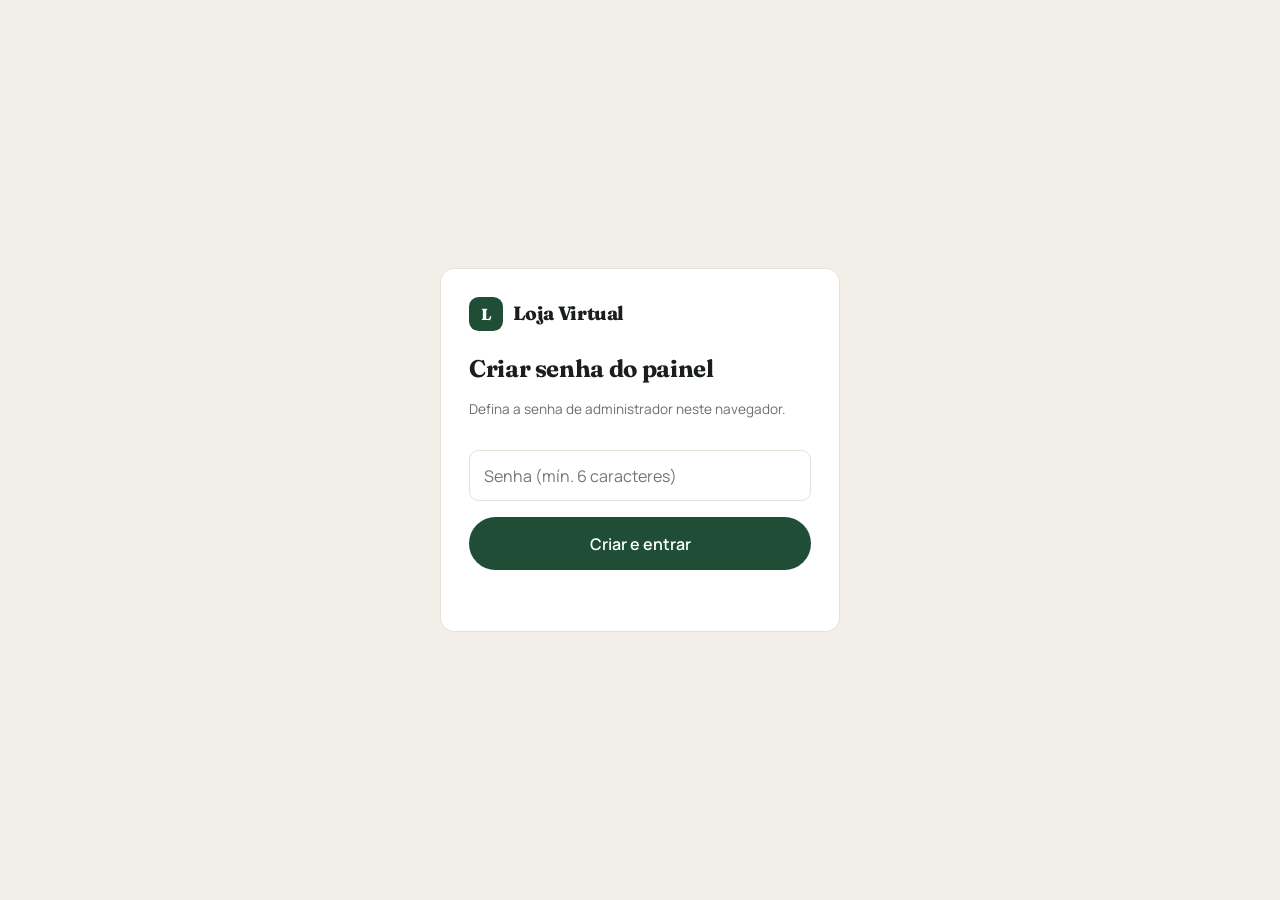
<file: admin.html>
<!doctype html>
<html lang="pt-BR">
<head>
  <meta charset="utf-8" />
  <meta name="viewport" content="width=device-width, initial-scale=1" />
  <meta name="robots" content="noindex" />
  <title>Admin — Loja Virtual</title>
  <link rel="stylesheet" href="https://fonts.googleapis.com/css2?family=Fraunces:opsz,wght@9..144,600;9..144,800&family=Manrope:wght@400;500;600;700&display=swap" />
  <link rel="stylesheet" href="css/theme.css" />
  <link rel="stylesheet" href="css/style.css" />
</head>
<body class="admin-body">
  <div id="admin-root"></div>
  <script src="js/config.js"></script>
  <script src="js/store.js"></script>
  <script src="js/admin.js"></script>
</body>
</html>
</file>
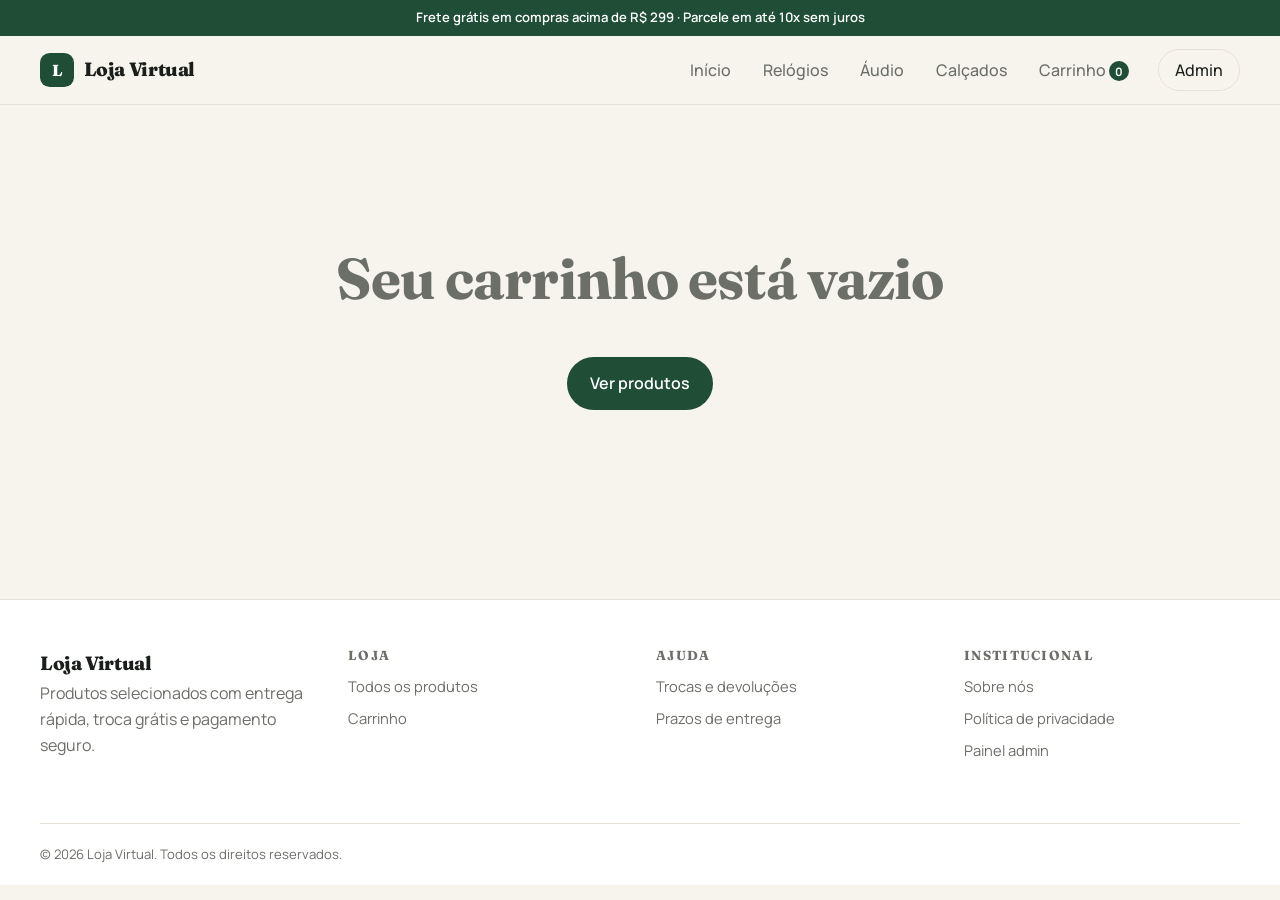
<file: cart.html>
<!doctype html>
<html lang="pt-BR">
<head>
  <meta charset="utf-8" />
  <meta name="viewport" content="width=device-width, initial-scale=1" />
  <title>Loja Virtual</title>
  <meta name="description" content="Produtos selecionados com entrega rápida, troca grátis e pagamento seguro." />
  <meta property="og:title" content="Loja Virtual" />
  <meta property="og:description" content="Produtos selecionados com entrega rápida, troca grátis e pagamento seguro." />
  <meta property="og:type" content="website" />
  <link rel="preconnect" href="https://fonts.googleapis.com" />
  <link rel="stylesheet" href="https://fonts.googleapis.com/css2?family=Fraunces:opsz,wght@9..144,600;9..144,800&family=Manrope:wght@400;500;600;700&display=swap" />
  <link rel="stylesheet" href="css/theme.css" />
  <link rel="stylesheet" href="css/style.css" />
</head>
<body data-page="cart">
  <div id="site-header"></div>
  <main id="conteudo">
    <section class="container section" id="cart"></section>
  </main>
  <div id="site-footer"></div>
  <script src="js/config.js"></script>
  <script src="js/store.js"></script>
  <script src="js/site.js"></script>
</body>
</html>
</file>
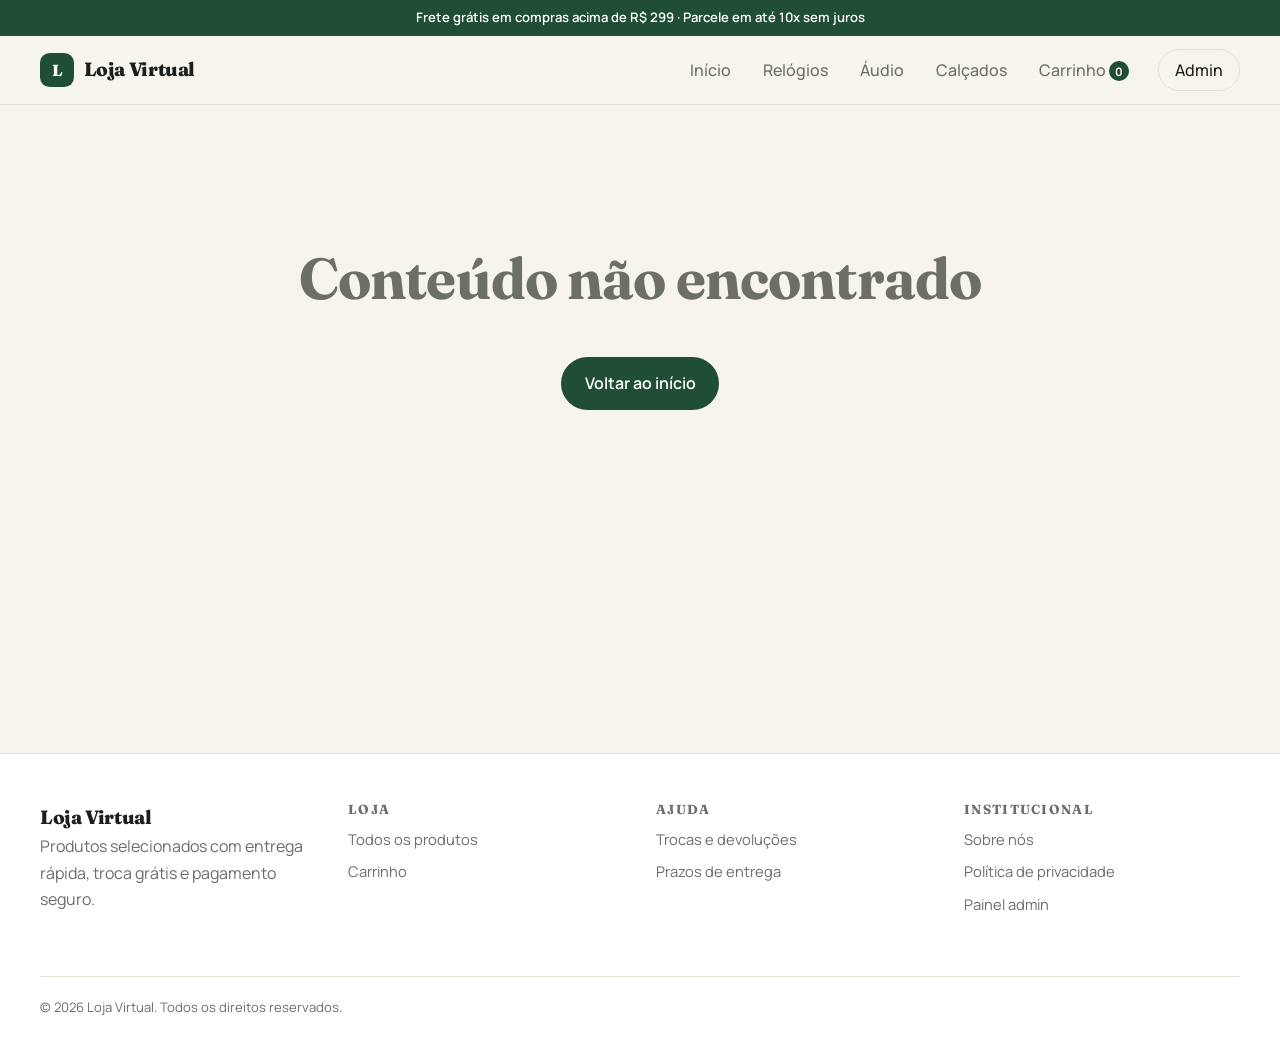
<file: item.html>
<!doctype html>
<html lang="pt-BR">
<head>
  <meta charset="utf-8" />
  <meta name="viewport" content="width=device-width, initial-scale=1" />
  <title>Loja Virtual</title>
  <meta name="description" content="Produtos selecionados com entrega rápida, troca grátis e pagamento seguro." />
  <meta property="og:title" content="Loja Virtual" />
  <meta property="og:description" content="Produtos selecionados com entrega rápida, troca grátis e pagamento seguro." />
  <meta property="og:type" content="website" />
  <link rel="preconnect" href="https://fonts.googleapis.com" />
  <link rel="stylesheet" href="https://fonts.googleapis.com/css2?family=Fraunces:opsz,wght@9..144,600;9..144,800&family=Manrope:wght@400;500;600;700&display=swap" />
  <link rel="stylesheet" href="css/theme.css" />
  <link rel="stylesheet" href="css/style.css" />
</head>
<body data-page="item">
  <div id="site-header"></div>
  <main id="conteudo">
    <article class="container section detail" id="detail"></article>
    <section class="container section narrow" id="discussion"></section>
  </main>
  <div id="site-footer"></div>
  <script src="js/config.js"></script>
  <script src="js/store.js"></script>
  <script src="js/site.js"></script>
</body>
</html>
</file>
<file: css/theme.css>
:root {
  --bg: #f7f4ee;
  --surface: #ffffff;
  --text: #1b1f1c;
  --muted: #6b6f68;
  --primary: #1f4d36;
  --primary-contrast: #ffffff;
  --border: #e6e1d6;
  --hover: #efeae0;
  --ok: #1f7a4d;
  --danger: #b42318;
  --hero-bg: linear-gradient(180deg,#efe9dc,#f7f4ee);
  --admin-bg: #f2efe8;
  --font-display: 'Fraunces', Georgia, serif;
  --font-body: 'Manrope', system-ui, sans-serif;
  --radius: 14px;
  --btn-radius: 999px;
  --card-ratio: 1 / 1;
  --shadow: 0 18px 40px -18px rgb(31 77 54 / .35);
}
</file>
<file: css/style.css>
/* Layout e componentes. Cores e fontes vêm de css/theme.css (tokens do preset). */
*, *::before, *::after { box-sizing: border-box; }
html { -webkit-text-size-adjust: 100%; scroll-behavior: smooth; }
body { margin: 0; font-family: var(--font-body); font-size: 16px; line-height: 1.65; color: var(--text); background: var(--bg); -webkit-font-smoothing: antialiased; }
img { max-width: 100%; display: block; }
a { color: inherit; text-decoration: none; }
h1, h2, h3, h4 { font-family: var(--font-display); line-height: 1.15; margin: 0 0 .5em; letter-spacing: -0.015em; }
h1 { font-size: clamp(2rem, 4.5vw, 3.6rem); } h2 { font-size: clamp(1.4rem, 2.6vw, 2rem); } h3 { font-size: 1.12rem; }
p { margin: 0 0 1em; }
:focus-visible { outline: 2px solid var(--primary); outline-offset: 2px; }
.container { width: min(100% - 2.5rem, 1200px); margin-inline: auto; }
.narrow { width: min(100%, 720px); margin-inline: auto; }
.section { padding-block: clamp(2.5rem, 6vw, 5rem); }
.muted { color: var(--muted); } .small { font-size: .85rem; } .right { text-align: right; }
.ok { color: var(--ok); font-weight: 600; } .danger { color: var(--danger); }
.eyebrow { display: inline-block; font-size: .72rem; font-weight: 700; letter-spacing: .12em; text-transform: uppercase; color: var(--primary); margin-bottom: .5rem; }
.topbar { background: var(--primary); color: var(--primary-contrast); text-align: center; font-size: .82rem; font-weight: 600; padding: .45rem 1rem; }

.site-header { position: sticky; top: 0; z-index: 30; background: color-mix(in srgb, var(--bg) 88%, transparent); backdrop-filter: blur(12px); border-bottom: 1px solid var(--border); }
.header-inner { display: flex; align-items: center; justify-content: space-between; gap: 1rem; min-height: 68px; flex-wrap: wrap; }
.brand { display: inline-flex; align-items: center; gap: .6rem; font-family: var(--font-display); font-weight: 800; font-size: 1.2rem; letter-spacing: -0.02em; }
.brand-mark { display: grid; place-items: center; width: 34px; height: 34px; border-radius: calc(var(--radius) * .7); background: var(--primary); color: var(--primary-contrast); font-size: 1rem; }
.menu-toggle { display: grid; gap: 5px; background: none; border: 0; padding: .6rem; cursor: pointer; }
.menu-toggle span { width: 22px; height: 2px; background: var(--text); border-radius: 2px; }
.nav { display: none; width: 100%; flex-direction: column; gap: .2rem; padding-bottom: 1rem; }
.nav.is-open { display: flex; }
.nav a { padding: .55rem .2rem; color: var(--muted); font-weight: 500; transition: color .15s; }
.nav a:hover { color: var(--text); }
.nav-admin { border: 1px solid var(--border); border-radius: 999px; padding: .4rem 1rem !important; color: var(--text) !important; text-align: center; }
.badge { display: inline-grid; place-items: center; min-width: 20px; height: 20px; padding: 0 6px; border-radius: 999px; background: var(--primary); color: var(--primary-contrast); font-size: .72rem; font-weight: 700; }
@media (min-width: 900px) {
  .menu-toggle { display: none; }
  .nav { display: flex; width: auto; flex-direction: row; align-items: center; gap: 1.6rem; padding: 0; }
}

.hero { background: var(--hero-bg); border-bottom: 1px solid var(--border); }
.hero-inner { display: grid; gap: 2.5rem; align-items: center; padding-block: clamp(3rem, 8vw, 6.5rem); }
.lead { font-size: clamp(1.05rem, 1.6vw, 1.25rem); color: var(--muted); max-width: 58ch; }
.hero-actions { display: flex; gap: .75rem; flex-wrap: wrap; margin-top: 1.75rem; }
.hero-media img { width: 100%; aspect-ratio: 4/3; object-fit: cover; border-radius: calc(var(--radius) * 1.5); box-shadow: var(--shadow); }
.stats { display: flex; gap: 2.5rem; margin: 2.5rem 0 0; flex-wrap: wrap; }
.stats dt { font-family: var(--font-display); font-size: 1.7rem; font-weight: 800; }
.stats dd { margin: 0; color: var(--muted); font-size: .85rem; }
@media (min-width: 900px) { .hero-inner { grid-template-columns: 1.1fr 1fr; } }

.btn { display: inline-flex; align-items: center; justify-content: center; gap: .5rem; background: var(--primary); color: var(--primary-contrast); border: 1px solid transparent; border-radius: var(--btn-radius); padding: .78rem 1.4rem; font: inherit; font-weight: 600; cursor: pointer; transition: transform .15s, filter .15s; }
.btn:hover { filter: brightness(1.08); transform: translateY(-1px); }
.btn:disabled { opacity: .5; cursor: not-allowed; transform: none; }
.btn-ghost { background: transparent; color: var(--text); border-color: var(--border); }
.btn-danger { background: var(--danger); color: #fff; }
.btn-block { width: 100%; } .btn-lg { padding: 1rem 2rem; font-size: 1.05rem; }
.link { background: none; border: 0; color: var(--primary); font: inherit; font-weight: 600; cursor: pointer; padding: .2rem; }
.link.danger { color: var(--danger); } .link:disabled { opacity: .4; cursor: not-allowed; }

.section-head { display: flex; justify-content: space-between; align-items: end; gap: 1rem; flex-wrap: wrap; margin-bottom: 1.25rem; }
.filters { display: flex; gap: .5rem; flex-wrap: wrap; }
.pill { border: 1px solid var(--border); background: var(--surface); color: var(--muted); border-radius: 999px; padding: .42rem 1rem; font: inherit; font-size: .88rem; cursor: pointer; }
.pill.is-active { background: var(--text); color: var(--bg); border-color: var(--text); }
.toolbar { display: flex; gap: .75rem; margin-bottom: 1.75rem; }
.toolbar .input:first-child { flex: 1; }
.input { width: 100%; font: inherit; color: var(--text); background: var(--surface); border: 1px solid var(--border); border-radius: calc(var(--radius) * .7); padding: .7rem .9rem; }
.toolbar select.input { width: auto; }
textarea.input { resize: vertical; }

.grid { display: grid; gap: 1.5rem; grid-template-columns: repeat(auto-fill, minmax(260px, 1fr)); }
.card { display: flex; flex-direction: column; background: var(--surface); border: 1px solid var(--border); border-radius: var(--radius); overflow: hidden; transition: transform .2s, box-shadow .2s; }
.card:hover { transform: translateY(-3px); box-shadow: var(--shadow); }
.card-media { position: relative; display: block; overflow: hidden; }
.card-media img { width: 100%; aspect-ratio: var(--card-ratio); object-fit: cover; transition: transform .4s; }
.card:hover .card-media img { transform: scale(1.04); }
.chip { position: absolute; top: .75rem; left: .75rem; background: var(--primary); color: var(--primary-contrast); font-size: .72rem; font-weight: 700; padding: .25rem .6rem; border-radius: 999px; }
.card-body { display: flex; flex-direction: column; gap: .25rem; padding: 1.1rem 1.2rem 1.3rem; flex: 1; }
.card-body h3 a:hover { color: var(--primary); }
.card-body p { font-size: .92rem; display: -webkit-box; -webkit-line-clamp: 2; -webkit-box-orient: vertical; overflow: hidden; }
.card-body .btn { margin-top: auto; }
.price-row { display: flex; align-items: baseline; gap: .6rem; margin: .3rem 0 .8rem; }
.price { font-family: var(--font-display); font-weight: 800; font-size: 1.25rem; }
.price-row.big .price { font-size: 2rem; }
.empty { text-align: center; color: var(--muted); padding: 4rem 1rem; }
.empty .btn { margin-top: 1rem; }

.topic-list { display: grid; border: 1px solid var(--border); border-radius: var(--radius); overflow: hidden; background: var(--surface); }
.topic-row { display: grid; grid-template-columns: auto 1fr; gap: .9rem; align-items: center; padding: 1rem 1.2rem; border-bottom: 1px solid var(--border); transition: background .15s; }
.topic-row:last-child { border-bottom: 0; } .topic-row:hover { background: var(--hover); }
.topic-main { display: grid; } .topic-main .muted { font-size: .84rem; }
.topic-stat { display: none; text-align: center; font-size: .78rem; color: var(--muted); min-width: 80px; }
.topic-stat b { display: block; font-size: 1.05rem; color: var(--text); }
@media (min-width: 700px) { .topic-row { grid-template-columns: auto 1fr auto auto; } .topic-stat { display: block; } }
.pin { background: var(--primary); color: var(--primary-contrast); font-size: .68rem; padding: .1rem .5rem; border-radius: 999px; vertical-align: middle; }
.avatar { display: grid; place-items: center; width: 42px; height: 42px; flex-shrink: 0; border-radius: 50%; background: var(--hover); color: var(--primary); font-weight: 800; text-transform: uppercase; }

.crumbs { font-size: .85rem; color: var(--muted); margin-bottom: 1.5rem; } .crumbs a:hover { color: var(--primary); }
.product { display: grid; gap: 2.5rem; }
.product-img { width: 100%; aspect-ratio: 1; object-fit: cover; border-radius: var(--radius); }
.perks { list-style: none; padding: 1.25rem 0 0; margin: 1.5rem 0 0; border-top: 1px solid var(--border); display: grid; gap: .5rem; color: var(--muted); font-size: .92rem; }
.perks li::before { content: "✓  "; color: var(--ok); font-weight: 700; }
@media (min-width: 900px) { .product { grid-template-columns: 1fr 1fr; } }
.article-title { font-size: clamp(2rem, 5vw, 3.2rem); }
.byline { display: flex; align-items: center; gap: .75rem; margin: 1.5rem 0 2rem; }
.article-img { width: min(100%, 1000px); margin: 0 auto 2.5rem; aspect-ratio: 16/9; object-fit: cover; border-radius: var(--radius); }
.prose { font-size: 1.12rem; line-height: 1.85; } .prose p { margin-bottom: 1.4em; }
.share { display: flex; gap: 1rem; align-items: center; padding-top: 1.5rem; border-top: 1px solid var(--border); color: var(--muted); font-size: .9rem; }
.share a { color: var(--primary); font-weight: 600; }
.post-head h1 { font-size: clamp(1.6rem, 3.5vw, 2.4rem); }
.comment { display: flex; gap: .9rem; padding: 1.1rem 0; border-bottom: 1px solid var(--border); }
.comment p { margin: .3rem 0 0; } .comment.op { background: var(--surface); border: 1px solid var(--border); border-radius: var(--radius); padding: 1.3rem; }
.notice { background: var(--hover); padding: 1rem; border-radius: var(--radius); color: var(--muted); }
.card-pad { background: var(--surface); border: 1px solid var(--border); border-radius: var(--radius); padding: clamp(1.1rem, 3vw, 1.75rem); }
.form { display: grid; gap: .8rem; } #cform { margin-top: 2rem; }
.form-status { min-height: 1.2em; margin: 0; font-size: .88rem; color: var(--danger); }

.cart-grid { display: grid; gap: 2rem; }
.cart-line { display: grid; grid-template-columns: 72px 1fr; gap: 1rem; align-items: center; padding: 1rem 0; border-bottom: 1px solid var(--border); }
.cart-line img { width: 72px; height: 72px; object-fit: cover; border-radius: calc(var(--radius) * .6); }
.qty { display: inline-flex; align-items: center; border: 1px solid var(--border); border-radius: 999px; }
.qty button { background: none; border: 0; color: var(--text); width: 34px; height: 34px; font-size: 1.1rem; cursor: pointer; } .qty span { min-width: 24px; text-align: center; }
.summary .row { display: flex; justify-content: space-between; padding: .45rem 0; } .summary .total { border-top: 1px solid var(--border); margin: .5rem 0 1rem; padding-top: .9rem; font-weight: 800; font-size: 1.15rem; }
@media (min-width: 900px) { .cart-grid { grid-template-columns: 1fr 380px; align-items: start; } .cart-line { grid-template-columns: 72px 1fr auto auto; } .summary { position: sticky; top: 90px; } }

.feature-band { display: grid; gap: 1.25rem; grid-template-columns: repeat(auto-fit, minmax(220px, 1fr)); }
.feature-band > div { background: var(--surface); border: 1px solid var(--border); border-radius: var(--radius); padding: 1.4rem; }
.feature-band strong { display: block; font-family: var(--font-display); margin-bottom: .3rem; }
.newsletter { display: grid; gap: 1.25rem; align-items: center; background: var(--primary); color: var(--primary-contrast); border-radius: calc(var(--radius) * 1.5); padding: clamp(1.75rem, 5vw, 3.5rem); margin-top: 3rem; }
.newsletter p { opacity: .85; margin: 0; } .newsletter form { display: flex; gap: .6rem; flex-wrap: wrap; }
.newsletter .input { flex: 1; min-width: 200px; background: rgba(255,255,255,.95); color: #111; border: 0; }
.newsletter .btn { background: var(--text-on-primary-btn, #111); color: #fff; }
@media (min-width: 900px) { .newsletter { grid-template-columns: 1.2fr 1fr; } }

.site-footer { border-top: 1px solid var(--border); background: var(--surface); margin-top: 3rem; }
.footer-grid { display: grid; gap: 2rem; padding-block: 3rem; grid-template-columns: repeat(auto-fit, minmax(170px, 1fr)); }
.footer-grid h4 { font-size: .82rem; text-transform: uppercase; letter-spacing: .1em; color: var(--muted); }
.footer-grid a { display: block; padding: .25rem 0; color: var(--muted); font-size: .92rem; } .footer-grid a:hover { color: var(--text); }
.footer-bottom { border-top: 1px solid var(--border); padding-block: 1.25rem; color: var(--muted); font-size: .82rem; }
.toast { position: fixed; left: 50%; bottom: 1.5rem; transform: translateX(-50%); background: var(--text); color: var(--bg); padding: .8rem 1.3rem; border-radius: 999px; font-weight: 600; z-index: 99; box-shadow: var(--shadow); animation: up .25s ease; }
@keyframes up { from { opacity: 0; transform: translate(-50%, 10px); } }

/* Admin */
.admin-body { background: var(--admin-bg); }
.login-wrap { min-height: 100vh; display: grid; place-items: center; padding: 1rem; }
.login { width: min(100%, 400px); display: grid; gap: 1rem; } .login h1 { font-size: 1.5rem; margin: .5rem 0 0; }
.admin { display: grid; min-height: 100vh; }
.admin-side { background: var(--surface); border-bottom: 1px solid var(--border); padding: 1rem; display: flex; flex-direction: column; gap: 1rem; }
.admin-nav { display: flex; gap: .3rem; overflow-x: auto; }
.admin-nav button { white-space: nowrap; background: none; border: 0; color: var(--muted); font: inherit; font-weight: 500; text-align: left; padding: .6rem .9rem; border-radius: calc(var(--radius) * .6); cursor: pointer; }
.admin-nav button:hover { background: var(--hover); color: var(--text); }
.admin-nav button.is-active { background: var(--primary); color: var(--primary-contrast); }
.admin-side-foot { display: flex; justify-content: space-between; gap: .5rem; font-size: .88rem; color: var(--muted); }
.admin-side-foot button { background: none; border: 0; color: var(--danger); font: inherit; cursor: pointer; }
.admin-main { padding: clamp(1rem, 3vw, 2.5rem); min-width: 0; }
.admin-top h1 { font-size: 1.7rem; margin-bottom: 1.5rem; }
.stats-grid { display: grid; gap: 1rem; grid-template-columns: repeat(auto-fit, minmax(180px, 1fr)); margin-bottom: 1.5rem; }
.stat strong { display: block; font-family: var(--font-display); font-size: 1.9rem; margin-top: .3rem; }
.admin-actions { display: flex; gap: .75rem; justify-content: flex-end; margin-bottom: 1rem; flex-wrap: wrap; }
.admin-actions .input { flex: 1; min-width: 180px; }
.table-wrap { overflow-x: auto; background: var(--surface); border: 1px solid var(--border); border-radius: var(--radius); }
.table { width: 100%; border-collapse: collapse; font-size: .92rem; }
.table th { text-align: left; font-size: .75rem; text-transform: uppercase; letter-spacing: .08em; color: var(--muted); padding: .85rem 1rem; border-bottom: 1px solid var(--border); }
.table td { padding: .85rem 1rem; border-bottom: 1px solid var(--border); vertical-align: middle; } .table tr:last-child td { border-bottom: 0; }
.table select.input { padding: .35rem .6rem; width: auto; }
.status { font-size: .75rem; font-weight: 700; padding: .2rem .6rem; border-radius: 999px; }
.status.live { background: color-mix(in srgb, var(--ok) 18%, transparent); color: var(--ok); }
.status.draft { background: var(--hover); color: var(--muted); }
.admin-form label { display: grid; gap: .35rem; font-size: .88rem; font-weight: 600; }
.form-row { display: grid; gap: .8rem; grid-template-columns: repeat(auto-fit, minmax(160px, 1fr)); }
.check { display: flex !important; align-items: center; gap: .5rem; font-weight: 500 !important; }
.danger-zone { margin-top: 1.5rem; border-color: color-mix(in srgb, var(--danger) 40%, var(--border)); }
@media (min-width: 900px) {
  .admin { grid-template-columns: 250px 1fr; }
  .admin-side { position: sticky; top: 0; height: 100vh; border-bottom: 0; border-right: 1px solid var(--border); padding: 1.5rem 1rem; }
  .admin-nav { flex-direction: column; overflow: visible; } .admin-side-foot { margin-top: auto; }
}
</file>
